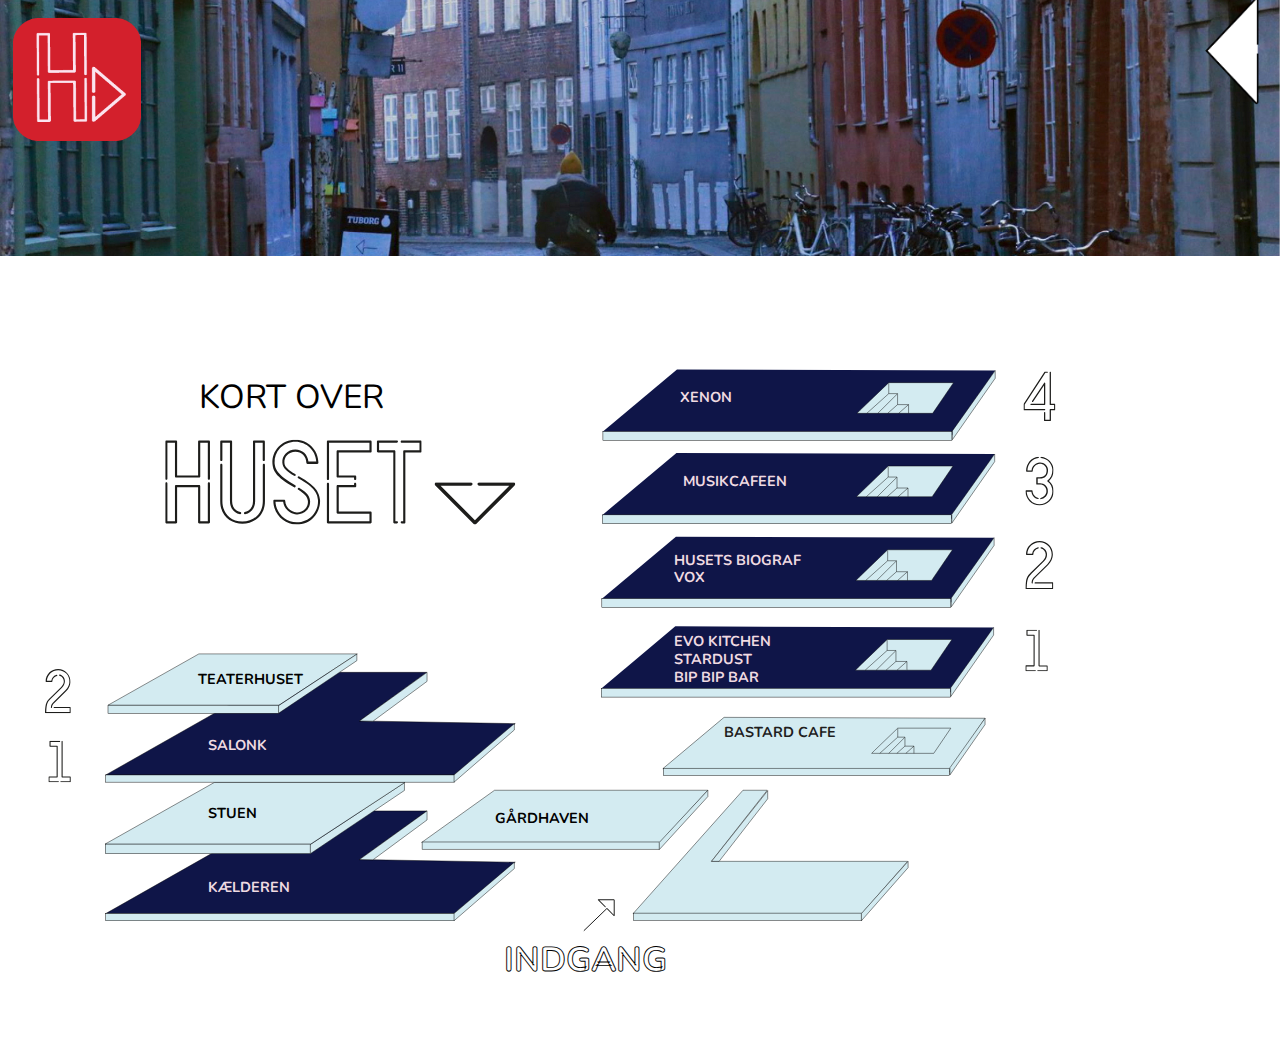
<file: etager.html>
<!DOCTYPE html>
<html lang="da">
<link href="https://fonts.googleapis.com/css?family=Nunito" rel="stylesheet">

<head>

    <meta charset="utf-8">
    <meta name="viewport" content="width=device-width, initial-scale=1.0">
    <title>Gruppe 6 code</title>
    <link rel="stylesheet" href="temporarycss.css">
</head>

<body>

    <header>


        <div id="sideNavigation" class="sidenav">
            <a href="#" onclick="closeNav()"> <img src="assets/pil.png" alt="pil" class="pil_img pilHoejre"></a>
            <a href="#">Etagerne</a>
            <a href="#">Menu Punkt 2</a>
            <a href="#">Menu Punkt 3</a>

        </div>

        <nav class="topnav">
            <a href="#" onclick="openNav()">
                <img src="assets/pil.png" alt="pil" class="pil_img" class="pilVenstre">
            </a>
        </nav>


    </header>
    <img src="assets/banner.jpg" alt="banner" id="banner_img">
    <a href="index.html"><img src="assets/logo_endeligt.png" alt="logo" id="logo_frontsite"></a>

    <div id="sideNavigation" class="sidenav">
        <a href="#" onclick="closeNav()"> <img src="assets/pil.png" alt="pil" class="pil_img pilHoejre"></a>
        <a href="svgtest.html">Etagerne</a>
        <a href="#">Menu Punkt 2</a>
        <a href="#">Menu Punkt 3</a>

    </div>

    <nav class="topnav">
        <a href="#" onclick="openNav()">
            <img src="assets/pil.png" alt="pil" class="pil_img" class="pilVenstre">
        </a>
    </nav>

    <div id="house"></div>

    <script type="text/javascript" src="svgtest.js"></script>

</body>

</html>
</file>
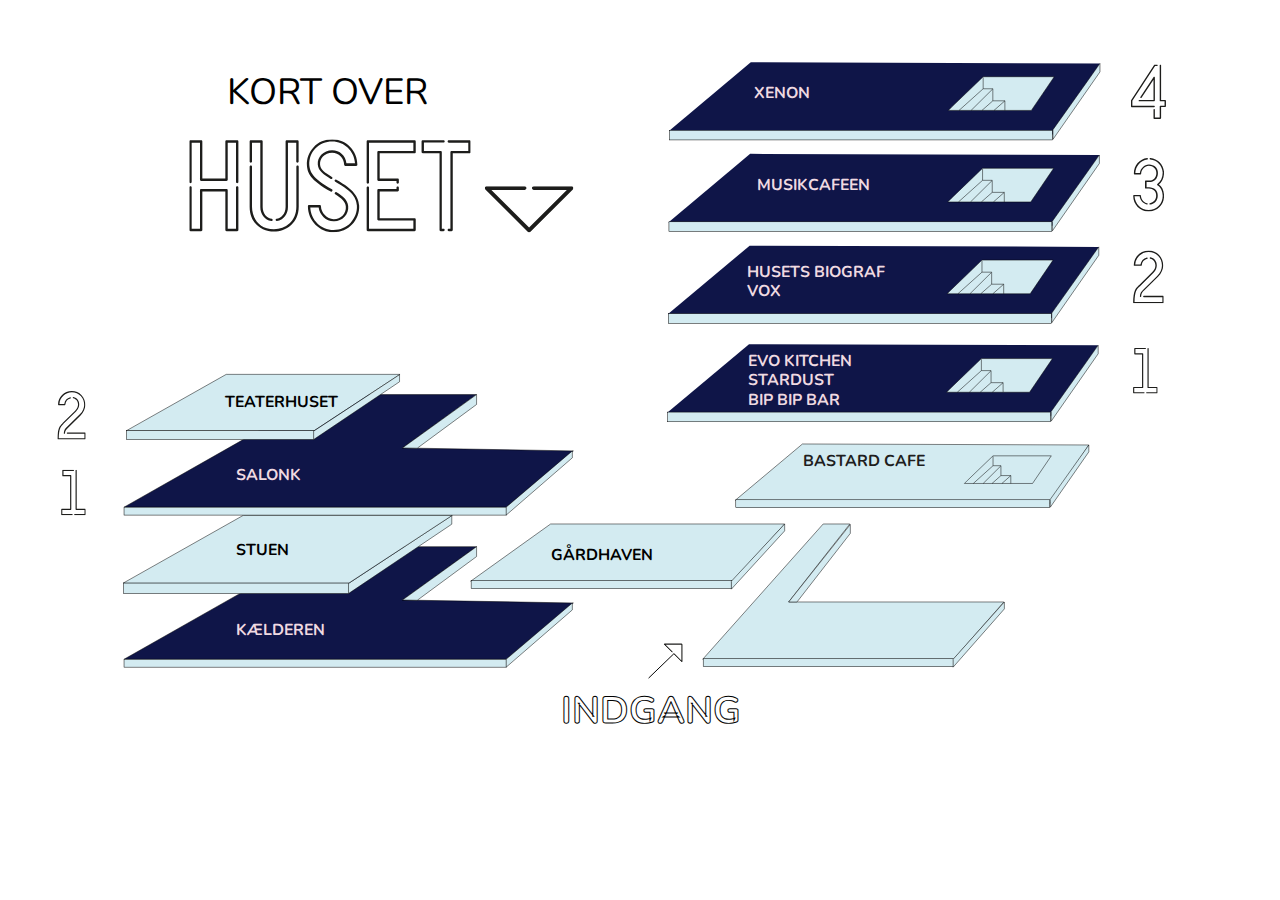
<file: svgtest.html>
<!doctype html>
<html>

<head>
    <meta charset="UTF-8">
    <title>Untitled Document</title>
    <link href="https://fonts.googleapis.com/css?family=Nunito" rel="stylesheet">
    <style>

        g text {

         font-weight: bold;


        }

        g text:hover {

        font-size: 18px;
        opacity: 0.7;
        cursor: pointer;

        }

        g tspan:hover {

            font-size: 18px;
            opacity: 0.7;
            cursor: pointer;
        }

        polygon#plade-xenon:hover {

            fill: #D3072A;
        }

        polygon#plade-musik:hover {

            fill: #D3072A;
        }

         polygon#plade-star:hover {

            fill: #D3072A;
        }

        polygon#plade-bio:hover {

            fill: #D3072A;
        }

        polygon#plade-bastard:hover {

            fill: #FCE5F1

        }

           polygon#plade-indgang:hover {

            fill: #FCE5F1

        }

          polygon#plade-gaardhaven:hover {

            fill: #FCE5F1
        }

          polygon#plade-salonk:hover {

            fill: #D3072A;
        }

          polygon#plade-stuen:hover {

            fill: #FCE5F1;

        }

          polygon#plade-kaelder:hover {

            fill: #D3072A

        }

          polygon#plade-teater:hover {

            fill: #FCE5F1;
        }

    </style>

</head>

<body>

    <div id="house"></div>
    <script type="text/javascript" src="svgtest.js"></script>
</body>

</html>
</file>
<file: temporarycss.css>
svg {

    position: relative;
    top: 25vw;
    width: 90vw;
    margin: auto;
    padding: auto;
}

g #ind:hover {

    font-size: 38px;
    cursor: default;
}


g text {

    font-weight: bold;

}

g text:hover {


    fill: #D3072A;
    font-weight: bold;
    font-size: 18px;
    cursor: pointer;

}

g tspan:hover {

    font-size: 18px;
    font-weight: bold;
    fill: #D3072A;
    cursor: pointer;

}

polygon#plade-xenon:hover {

    fill: #D3072A;
}

polygon#plade-musik:hover {

    fill: #D3072A;
}

polygon#plade-star:hover {

    fill: #D3072A;
}

polygon#plade-bio:hover {

    fill: #D3072A;
}

polygon#plade-bastard:hover {

    fill: #FCE5F1
}

polygon#plade-indgang:hover {

    fill: #FCE5F1
}

polygon#plade-gaardhaven:hover {

    fill: #FCE5F1
}

polygon#plade-salonk:hover {

    fill: #D3072A;
}

polygon#plade-stuen:hover {

    fill: #FCE5F1;

}

polygon#plade-kaelder:hover {

    fill: #D3072A
}

polygon#plade-teater:hover {

    fill: #FCE5F1;
}

body {
    margin: 0;
    padding: 0;
    overflow-x: hidden;
}

#banner_img {
    width: 100%;
    height: 20vw;
    object-fit: cover;
    position: absolute;
}

#logo_frontsite {
    width: 10vw;
    height: 10vw;
    position: absolute;
    top: 1vw;
    left: 1vw;
}

#sort_button img {
    width: 100%;
    height: 10vw;
    object-fit: cover;
}

#sort_button {
    width: 40vw;
    height: 10vw;
    z-index: 2;
    margin: auto;

}

#sort_button:hover {
    transform: scale(1.05);
    cursor: pointer;
}

#sort_button:active {
    transform: scale(0.95);
    cursor: pointer;
}

#modal_vindue {
    position: absolute;
    top: 0;
    opacity: 0;
    background-color: rgba(89, 89, 89, 0.9);
    width: 100vw;
    height: 100%;
    pointer-events: none;
    transition: 0.5s;
    z-index: 10;
}

#menuVindue {
    background-color: lightgray
}

.modal_knap img {
    width: 10vw;
}


#footer {
    width: 96.5vw;
    border-style: solid;
    border-color: black;
    height: 10vw;
    bottom: 0vw;
    display: grid;
    grid-template-columns: 1fr 1fr;
}

#footerTxt {
    background-color: lightcoral;
    margin: 0;
    height: 10vw;
}

#footerLogo {
    margin: 0;
    height: 10vw;
    display: grid;
    grid-template-columns: 1fr 1fr 1fr;

}

.footerLogo_logo {
    height: 9vw;
    margin: auto;
}

.sponsor {
    width: 9vw;
    height: 9vw;
    object-fit: cover;

}

#indholdsArea {
    display: grid;
    grid-template-columns: 1fr 1fr;
    margin: 1vw;
    grid-gap: 5vw;
    margin-top: 5vw;
}

#sletMig:nth-child(7n+7) {
    grid-column-start: 1;
    grid-column-end: 3;
    background-color: blue;
}




.pil_img {
    width: 3vw;
}

.pilHoejre {
    transform: rotate(180deg) scale(1.5);
    position: absolute;
    top: 3vw;
    right: 3vw;

}



















.sidenav {
    height: 100%;

    width: 0;

    position: fixed;

    z-index: 3;

    top: 0;
    right: 0;
    background-color: lightgray;

    overflow-x: hidden;

    padding-top: 60px;

    transition: 0.2s;


}

.sidenav a {
    padding: 8px 8px 8px 32px;
    text-decoration: none;
    font-size: 25px;
    color: #818181;
    display: block;
    transition: 0.3s
}

.sidenav a:hover,
.offcanvas a:focus {
    color: #f1f1f1;
}

.sidenav .closebtn {
    position: absolute;
    top: 0;
    right: 25px;
    font-size: 36px;
    margin-left: 50px;
    transform: scale(1.4);
}



#main {
    transition: margin-left .5s;

    overflow: hidden;
    width: 100%;

    margin-top: 25vw;
}

.topnav {
    background-color: white;
    overflow: hidden;
    width: 8.5vw;
}

.topnav a {
    position: absolute;
    right: 1vw;
    display: block;
    color: #f2f2f2;
    text-align: center;
    padding: 14px 16px;
    text-decoration: none;
    font-size: 17px;
    transform: scale(1.4);
}

.topnav a.active {
    background-color: #4CAF50;
    color: white;
}

@media screen and (max-height: 450px) {
    .sidenav {
        padding-top: 15px;
    }

    .sidenav a {
        font-size: 18px;
    }
}

a svg {
    transition: all .5s ease;

    &:hover {
        #transform: rotate(180deg);
    }

}

#ico {
    display: none;
}

.menu {
    background: #000;
    display: none;
    padding: 5px;
    width: 320px;
    @include border-radius(5px);

    #transition: all 0.5s ease;

    a {
        display: block;
        color: #fff;
        text-align: center;
        padding: 10px 2px;
        margin: 3px 0;
        text-decoration: none;
        background: #444;

        &:nth-child(1) {
            margin-top: 0;
            @include border-radius(3px 3px 0 0);
        }

        &:nth-child(5) {
            margin-bottom: 0;
            @include border-radius(0 0 3px 3px);
        }

        &:hover {
            background: #555;
        }
    }
}

#nyhedsbrev {

    position: fixed;
    bottom: 12vw;
    right: 2vw;
    z-index: 2;
}

#nyhedsbrevImg {
    width: 13vw;
    border-radius: 10vw;
}
</file>
